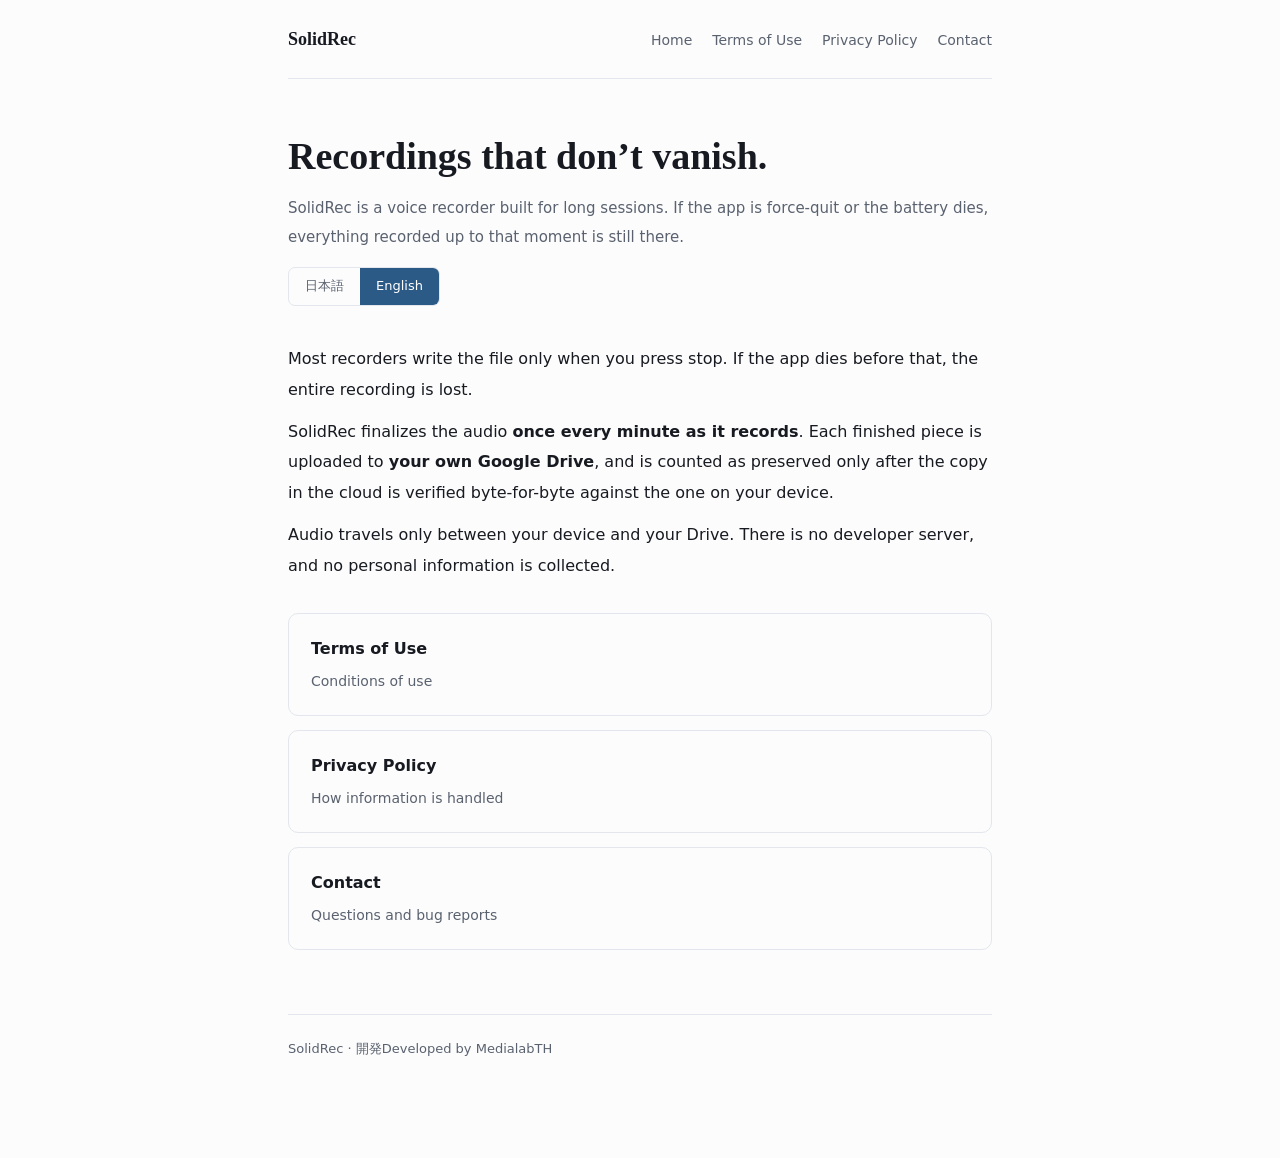
<file: index.html>
<!DOCTYPE html>
<html lang="ja" data-title-ja="SolidRec — 長時間ボイスレコーダー" data-title-en="SolidRec — Long-form Voice Recorder">
<head>
<meta charset="utf-8">
<meta name="viewport" content="width=device-width, initial-scale=1">
<title>SolidRec — 長時間ボイスレコーダー</title>
<meta name="description" content="録音が途中で消えないボイスレコーダー。1分ごとに分割保存し、あなた自身の Google ドライブへ自動でバックアップします。">
<link rel="stylesheet" href="./style.css">
<script src="./lang.js"></script>
</head>
<body>
<div class="wrap" id="root">
  <nav class="site">
    <span class="brand">SolidRec</span>
    <a href="./"><span class="t-ja">ホーム</span><span class="t-en">Home</span></a>
    <a href="./terms.html"><span class="t-ja">利用規約</span><span class="t-en">Terms of Use</span></a>
    <a href="./privacy.html"><span class="t-ja">プライバシーポリシー</span><span class="t-en">Privacy Policy</span></a>
    <a href="./contact.html"><span class="t-ja">お問い合わせ</span><span class="t-en">Contact</span></a>
  </nav>

  <div class="ja">
    <header class="page">
      <h1>録音が、途中で消えない。</h1>
      <p class="lede">
        SolidRec は長時間録音のためのボイスレコーダーです。
        アプリが強制終了しても、電池が切れても、それまでの録音は残ります。
      </p>
      <div class="langbar" role="group" aria-label="言語">
        <button type="button" data-set="ja" aria-pressed="true">日本語</button>
        <button type="button" data-set="en" aria-pressed="false">English</button>
      </div>
    </header>

    <article>
      <p>
        一般的な録音アプリは、録音を停止して初めてファイルを書き出します。
        そのため停止前にアプリが落ちると、それまでの録音がまるごと失われます。
      </p>
      <p>
        SolidRec は<strong>1 分ごとに区切って確定させながら</strong>録ります。
        確定した音声は順次<strong>あなた自身の Google ドライブへ自動で送られ</strong>、
        送った先の中身が端末のものと 1 バイトも違わないことを確かめてから「保全済み」と数えます。
      </p>
      <p>
        音声は<strong>端末とあなたのドライブの間だけ</strong>を流れます。
        開発者のサーバーは存在せず、個人情報も一切取得しません。
      </p>
    </article>

    <div class="cards">
      <a class="card" href="./terms.html"><h3>利用規約</h3><p>ご利用にあたっての条件</p></a>
      <a class="card" href="./privacy.html"><h3>プライバシーポリシー</h3><p>情報の取り扱いについて</p></a>
      <a class="card" href="./contact.html"><h3>お問い合わせ</h3><p>ご質問・不具合のご報告</p></a>
    </div>
  </div>

  <div class="en">
    <header class="page">
      <h1>Recordings that don&rsquo;t vanish.</h1>
      <p class="lede">
        SolidRec is a voice recorder built for long sessions. If the app is force-quit
        or the battery dies, everything recorded up to that moment is still there.
      </p>
      <div class="langbar" role="group" aria-label="Language">
        <button type="button" data-set="ja" aria-pressed="false">日本語</button>
        <button type="button" data-set="en" aria-pressed="true">English</button>
      </div>
    </header>

    <article>
      <p>
        Most recorders write the file only when you press stop. If the app dies before
        that, the entire recording is lost.
      </p>
      <p>
        SolidRec finalizes the audio <strong>once every minute as it records</strong>.
        Each finished piece is uploaded to <strong>your own Google Drive</strong>, and is
        counted as preserved only after the copy in the cloud is verified byte-for-byte
        against the one on your device.
      </p>
      <p>
        Audio travels only between your device and your Drive. There is no developer
        server, and no personal information is collected.
      </p>
    </article>

    <div class="cards">
      <a class="card" href="./terms.html"><h3>Terms of Use</h3><p>Conditions of use</p></a>
      <a class="card" href="./privacy.html"><h3>Privacy Policy</h3><p>How information is handled</p></a>
      <a class="card" href="./contact.html"><h3>Contact</h3><p>Questions and bug reports</p></a>
    </div>
  </div>

  <footer>SolidRec &middot; <span class="ja">開発</span><span class="en">Developed by</span> MedialabTH</footer>
</div>
</body>
</html>
</file>
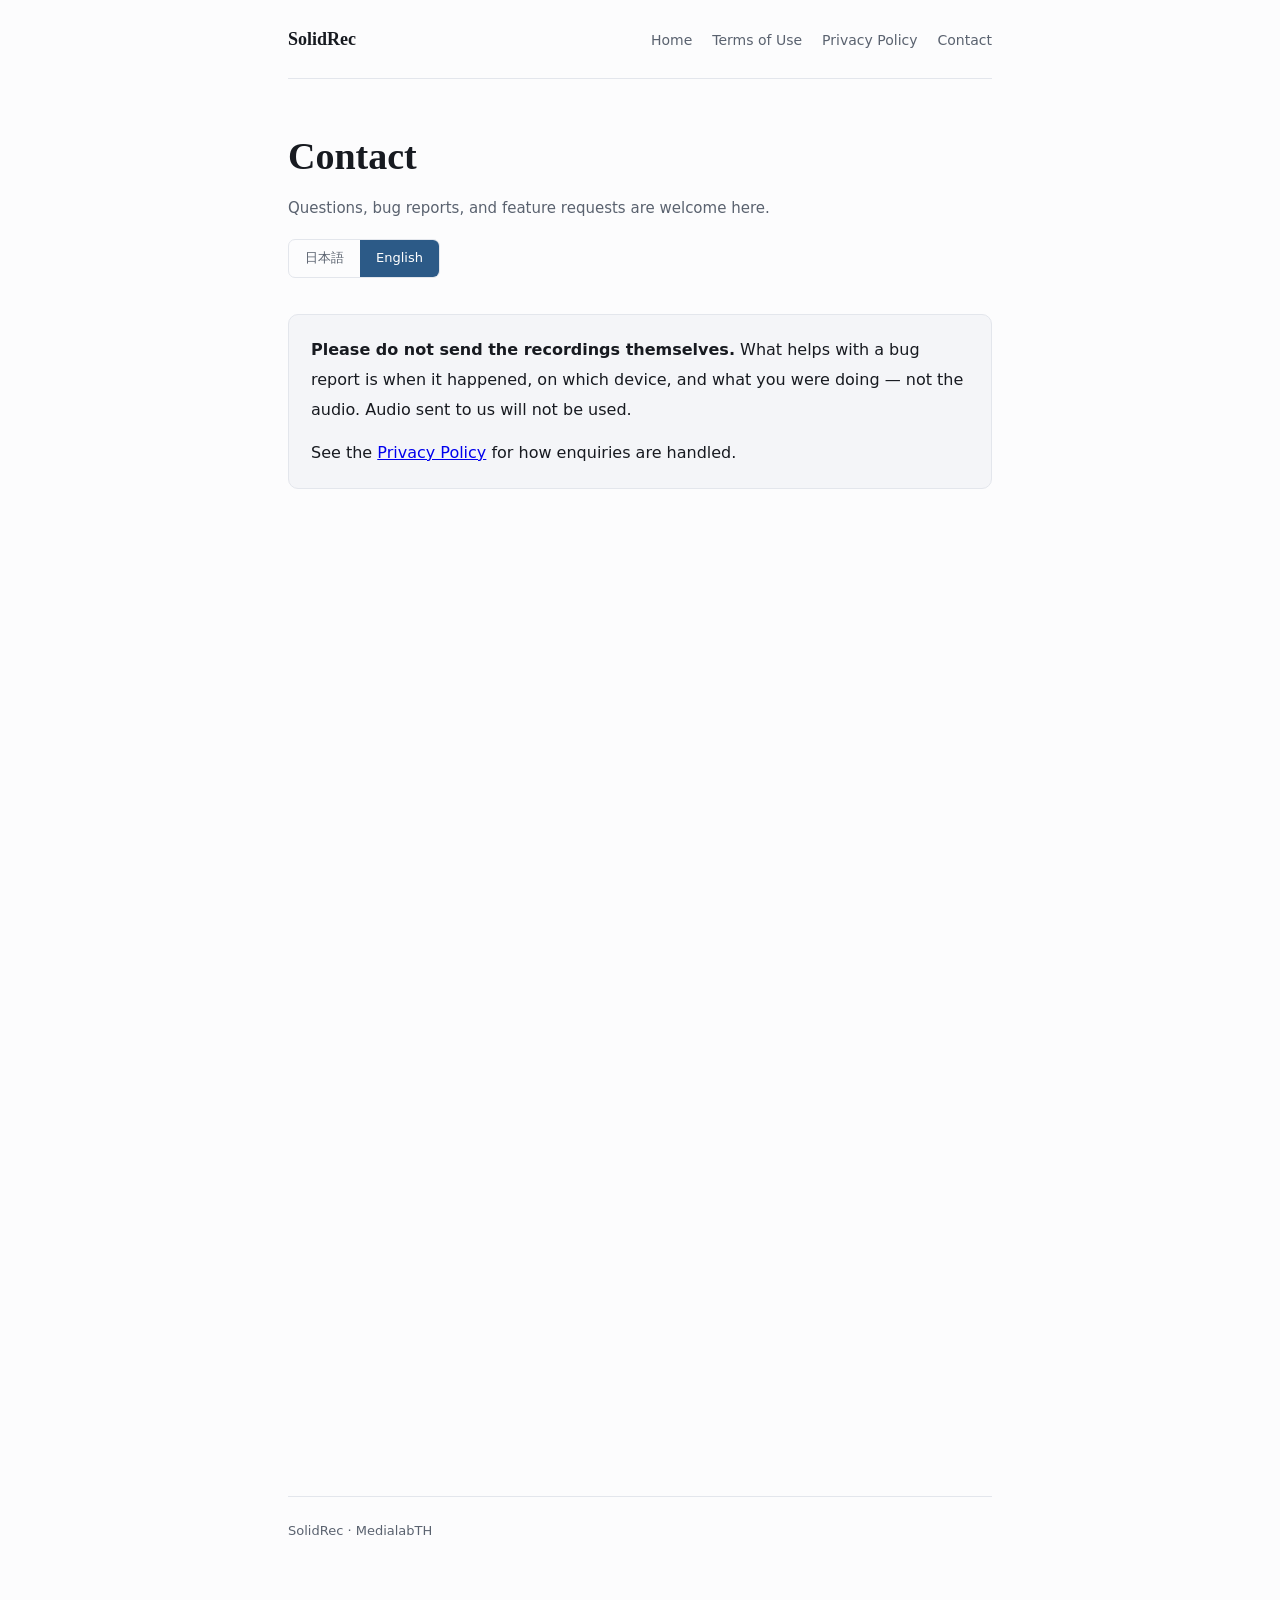
<file: contact.html>
<!DOCTYPE html>
<html lang="ja" data-title-ja="お問い合わせ — SolidRec" data-title-en="Contact — SolidRec">
<head>
<meta charset="utf-8">
<meta name="viewport" content="width=device-width, initial-scale=1">
<title>お問い合わせ — SolidRec</title>
<link rel="stylesheet" href="./style.css">
<script src="./lang.js"></script>
</head>
<body>
<div class="wrap" id="root">
  <nav class="site">
    <span class="brand">SolidRec</span>
    <a href="./"><span class="t-ja">ホーム</span><span class="t-en">Home</span></a>
    <a href="./terms.html"><span class="t-ja">利用規約</span><span class="t-en">Terms of Use</span></a>
    <a href="./privacy.html"><span class="t-ja">プライバシーポリシー</span><span class="t-en">Privacy Policy</span></a>
    <a href="./contact.html"><span class="t-ja">お問い合わせ</span><span class="t-en">Contact</span></a>
  </nav>

  <div class="ja">
    <header class="page">
      <h1>お問い合わせ</h1>
      <p class="lede">ご質問、不具合のご報告、ご要望はこちらからお送りください。</p>
      <div class="langbar" role="group" aria-label="言語">
        <button type="button" data-set="ja" aria-pressed="true">日本語</button>
        <button type="button" data-set="en" aria-pressed="false">English</button>
      </div>
    </header>

    <div class="panel">
      <p>
        <strong>録音の内容そのものは、お送りにならないでください。</strong>
        不具合の調査に必要なのは、いつ・どの端末で・何をしたときに起きたかであって、
        録音された音声ではありません。音声を送っていただいても、当方では扱いません。
      </p>
      <p>
        いただいた内容の取り扱いについては<a href="./privacy.html">プライバシーポリシー</a>をご覧ください。
      </p>
    </div>

    <div class="formwrap">
      <iframe src="https://docs.google.com/forms/d/e/1FAIpQLSfZG7-ITuSa8uiPy-DbTYxI41qGaCnr_wSRyLqFTrPFxq0OVQ/viewform?embedded=true" width="640" height="989" title="お問い合わせフォーム">読み込んでいます…</iframe>
    </div>
  </div>

  <div class="en">
    <header class="page">
      <h1>Contact</h1>
      <p class="lede">Questions, bug reports, and feature requests are welcome here.</p>
      <div class="langbar" role="group" aria-label="Language">
        <button type="button" data-set="ja" aria-pressed="false">日本語</button>
        <button type="button" data-set="en" aria-pressed="true">English</button>
      </div>
    </header>

    <div class="panel">
      <p>
        <strong>Please do not send the recordings themselves.</strong>
        What helps with a bug report is when it happened, on which device, and what you
        were doing &mdash; not the audio. Audio sent to us will not be used.
      </p>
      <p>
        See the <a href="./privacy.html">Privacy Policy</a> for how enquiries are handled.
      </p>
    </div>

    <div class="formwrap">
      <iframe src="https://docs.google.com/forms/d/e/1FAIpQLSfbcJvuSIHgA8x11FOQaj-OoK7a2A8AAm_1j1BX-hBwnGP6vg/viewform?embedded=true" width="640" height="607" title="Contact form">Loading…</iframe>
    </div>
  </div>

  <footer>SolidRec &middot; MedialabTH</footer>
</div>
</body>
</html>
</file>
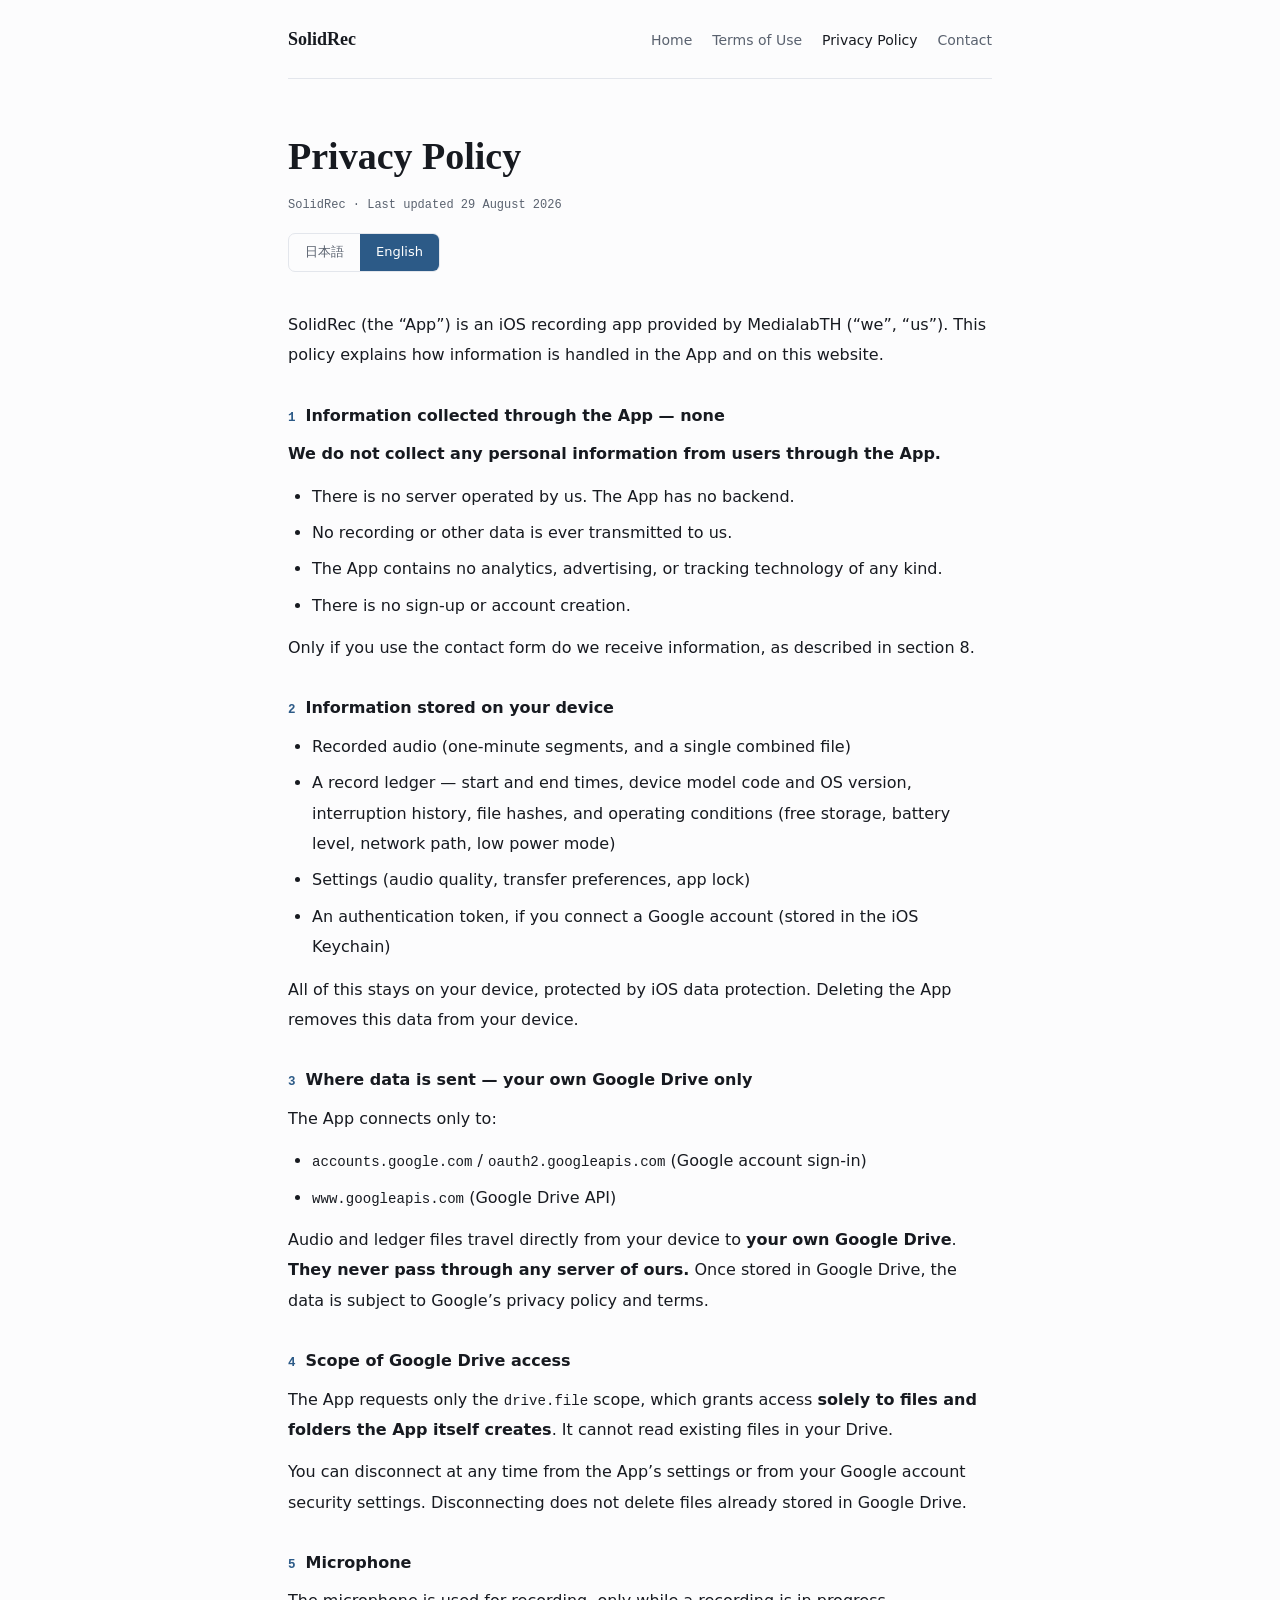
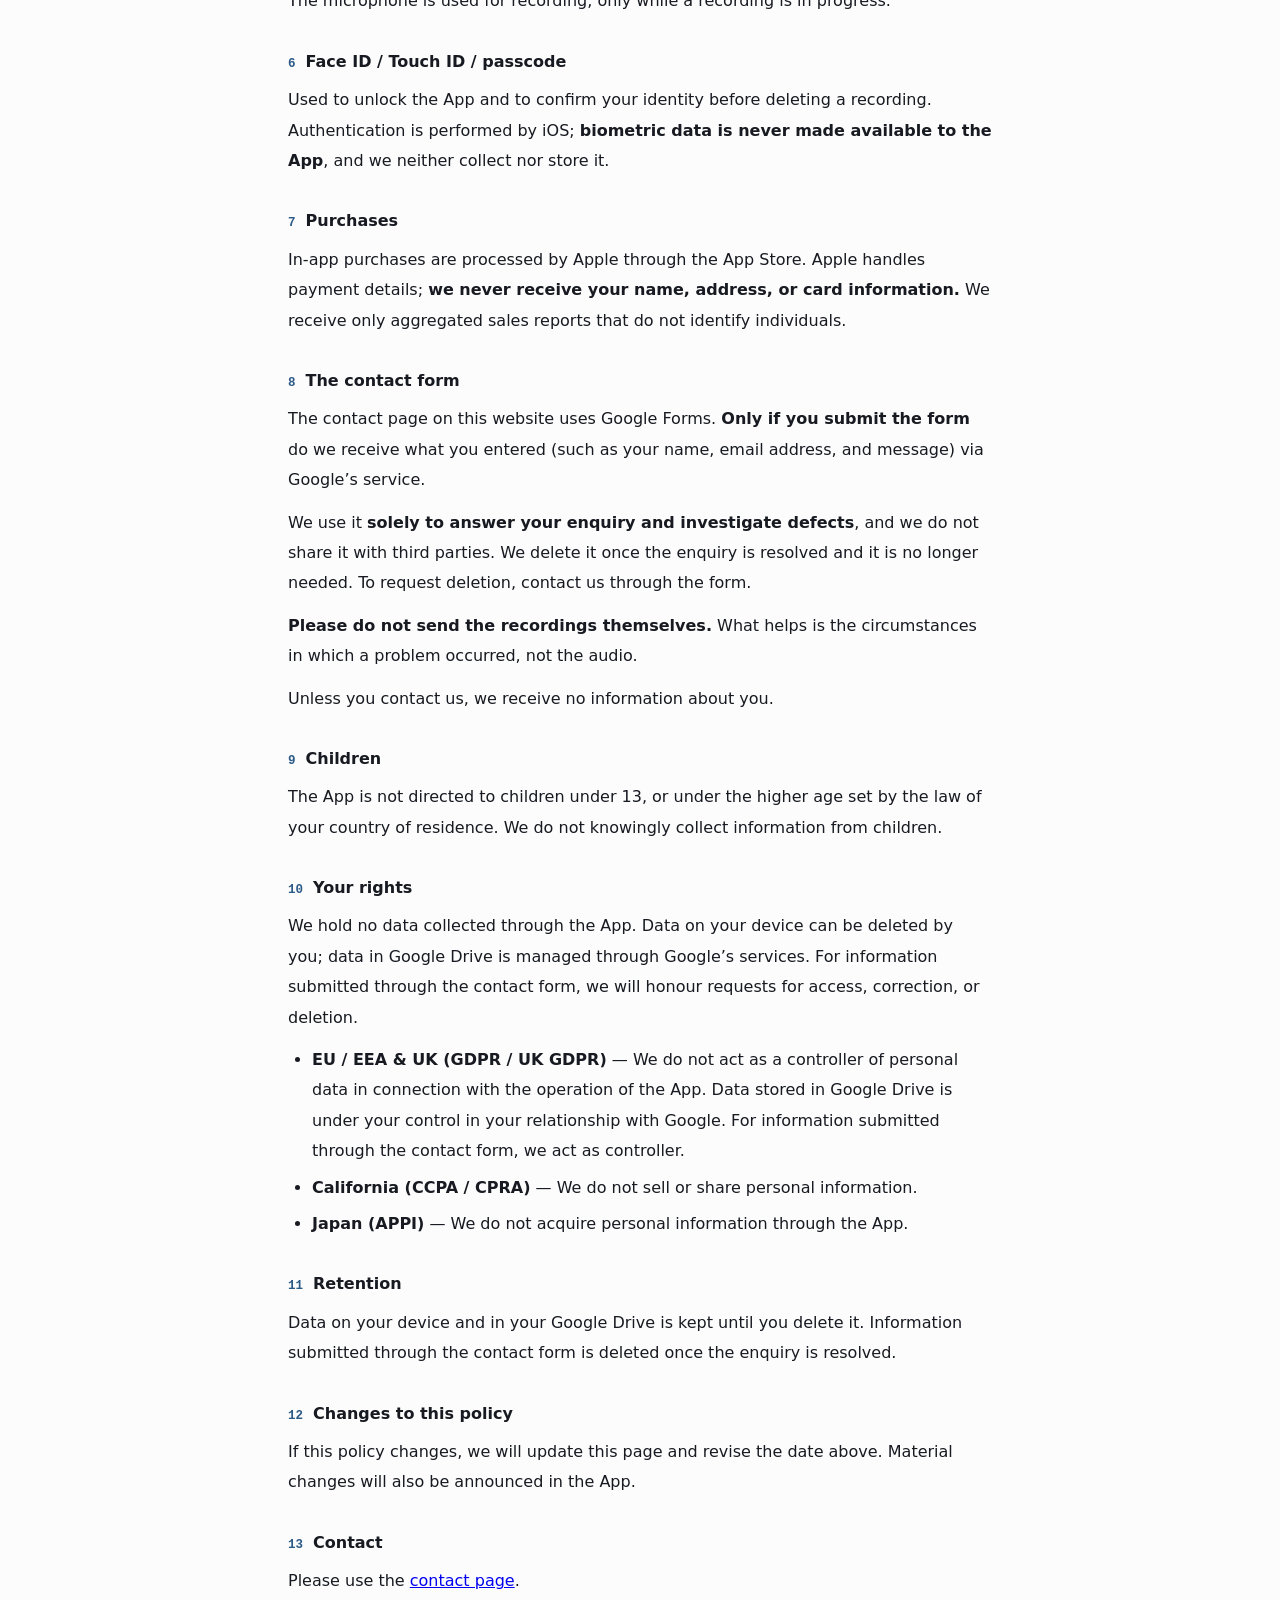
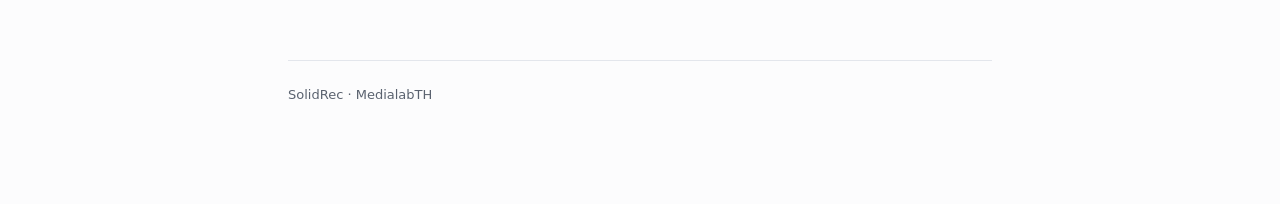
<file: privacy.html>
<!DOCTYPE html>
<html lang="ja" data-title-ja="プライバシーポリシー — SolidRec" data-title-en="Privacy Policy — SolidRec">
<head>
<meta charset="utf-8">
<meta name="viewport" content="width=device-width, initial-scale=1">
<title>プライバシーポリシー — SolidRec</title>
<link rel="stylesheet" href="./style.css">
<script src="./lang.js"></script>
</head>
<body>
<div class="wrap" id="root">
  <nav class="site">
    <span class="brand">SolidRec</span>
    <a href="./"><span class="t-ja">ホーム</span><span class="t-en">Home</span></a>
    <a href="./terms.html"><span class="t-ja">利用規約</span><span class="t-en">Terms of Use</span></a>
    <a href="./privacy.html" aria-current="page"><span class="t-ja">プライバシーポリシー</span><span class="t-en">Privacy Policy</span></a>
    <a href="./contact.html"><span class="t-ja">お問い合わせ</span><span class="t-en">Contact</span></a>
  </nav>

  <div class="ja">
    <header class="page">
      <h1>プライバシーポリシー</h1>
      <p class="meta">SolidRec &middot; 最終更新日 2026年8月29日</p>
      <div class="langbar" role="group" aria-label="言語">
        <button type="button" data-set="ja" aria-pressed="true">日本語</button>
        <button type="button" data-set="en" aria-pressed="false">English</button>
      </div>
    </header>

    <article>
      <p>SolidRec（以下「本アプリ」）は、MedialabTH（以下「当方」）が提供する iOS 向けの録音アプリです。本ポリシーは、本アプリおよび本ウェブサイトにおける情報の取扱いを説明します。</p>
    </article>

    <article>
      <h3><span class="n">1</span>本アプリを通じて取得する情報 — ありません</h3>
      <p><strong>当方は、本アプリを通じて、利用者からいかなる個人情報も取得しません。</strong></p>
      <ul>
        <li>本アプリには、当方が運営するサーバーが存在しません。</li>
        <li>録音した音声その他のデータが、当方に送信されることはありません。</li>
        <li>解析ツール、広告配信、トラッキングのための仕組みを一切組み込んでいません。</li>
        <li>利用者登録・アカウント作成の仕組みがありません。</li>
      </ul>
      <p>お問い合わせフォームをご利用いただいた場合のみ、第 8 条のとおり情報をお預かりします。</p>
    </article>

    <article>
      <h3><span class="n">2</span>端末内に保存される情報</h3>
      <p>本アプリは、以下の情報を利用者の端末内に保存します。</p>
      <ul>
        <li>録音した音声（1 分ごとに分割された音声ファイル、および 1 本にまとめた音声）</li>
        <li>記録台帳 — 録音の開始・終了時刻、端末の機種コードと OS のバージョン、中断の履歴、各ファイルのハッシュ値、動作中の空き容量・電池残量・通信経路・低電力モードの状態</li>
        <li>設定（音質、通信の設定、施錠の有無など）</li>
        <li>Google アカウントに接続した場合の認証トークン（iOS の Keychain に保存されます）</li>
      </ul>
      <p>これらはすべて利用者の端末内にあり、iOS のデータ保護機能によって保護されます。本アプリをアンインストールすると、端末内のこれらのデータは削除されます。</p>
    </article>

    <article>
      <h3><span class="n">3</span>通信先 — 利用者自身の Google ドライブのみ</h3>
      <p>本アプリがネットワーク通信を行う先は、以下に限られます。</p>
      <ul>
        <li><code>accounts.google.com</code> / <code>oauth2.googleapis.com</code>（Google アカウントの認証）</li>
        <li><code>www.googleapis.com</code>（Google ドライブ API）</li>
      </ul>
      <p>音声と記録台帳は、利用者の端末から<strong>利用者自身の Google ドライブへ直接</strong>送信されます。<strong>当方のサーバーを経由することはありません。</strong>Google ドライブに保存された後のデータの取扱いには、Google のプライバシーポリシーおよび利用規約が適用されます。</p>
    </article>

    <article>
      <h3><span class="n">4</span>Google ドライブへのアクセス範囲</h3>
      <p>本アプリは <code>drive.file</code> スコープのみを要求します。これは<strong>本アプリが作成したファイルとフォルダにのみ</strong>アクセスできる権限であり、利用者のドライブにある既存のファイルを読むことはできません。</p>
      <p>接続の解除は、本アプリの設定画面、または Google アカウントのセキュリティ設定から行えます。接続を解除しても、すでに Google ドライブに保存されたファイルは削除されません。</p>
    </article>

    <article>
      <h3><span class="n">5</span>マイク</h3>
      <p>録音のためにマイクを使用します。マイクが使用されるのは、利用者が録音を開始してから停止するまでの間に限られます。</p>
    </article>

    <article>
      <h3><span class="n">6</span>Face ID / Touch ID / パスコード</h3>
      <p>アプリの施錠を解除するとき、および録音を削除する前の本人確認に使用します。認証は iOS の仕組みを通じて行われ、<strong>生体情報そのものが本アプリに渡されることはありません。</strong>当方が生体情報を取得・保存することもありません。</p>
    </article>

    <article>
      <h3><span class="n">7</span>購入について</h3>
      <p>アプリ内課金は Apple の App Store を通じて行われます。決済情報は Apple が取り扱い、<strong>当方が利用者の氏名・住所・カード情報等を受け取ることはありません。</strong>当方が Apple から受け取るのは、個人を特定できない集計された販売レポートのみです。</p>
    </article>

    <article>
      <h3><span class="n">8</span>お問い合わせフォームについて</h3>
      <p>本ウェブサイトのお問い合わせページでは Google フォームを利用しています。<strong>お問い合わせをいただいた場合に限り</strong>、フォームにご入力いただいた内容（お名前、メールアドレス、お問い合わせ内容など、ご自身で入力された情報）を、Google のサービスを通じて当方が受け取ります。</p>
      <p>これらは<strong>お問い合わせへの回答および不具合の調査のためにのみ</strong>使用し、第三者に提供しません。回答が完了し、必要がなくなった時点で削除します。削除をご希望の場合は、フォームからお申し出ください。</p>
      <p><strong>録音の内容そのものはお送りにならないでください。</strong>調査に必要なのは発生した状況であって、録音された音声ではありません。</p>
      <p>お問い合わせをいただかない限り、当方が利用者の情報を受け取ることはありません。</p>
    </article>

    <article>
      <h3><span class="n">9</span>子どもの利用</h3>
      <p>本アプリは、13 歳未満（居住国の法令でより高い年齢が定められている場合はその年齢未満）の子どもを対象としていません。当方は子どもから個人情報を取得しません。</p>
    </article>

    <article>
      <h3><span class="n">10</span>各国の法令に基づく権利</h3>
      <p>本アプリを通じて当方が保有するデータはありません。端末内のデータは利用者ご自身で削除でき、Google ドライブ上のデータは Google のサービス上で管理・削除できます。お問い合わせフォームでお預かりした情報については、開示・訂正・削除のご希望に応じます。</p>
      <ul>
        <li><strong>EU / EEA・英国の利用者へ（GDPR / UK GDPR）</strong> — 本アプリの動作に関して、当方は個人データの管理者（controller）としての処理を行いません。Google ドライブに保存されるデータについては、利用者が Google との関係において管理します。お問い合わせフォームでお預かりした情報については、当方が管理者となります。</li>
        <li><strong>米国カリフォルニア州の利用者へ（CCPA / CPRA）</strong> — 当方は個人情報を販売または共有していません。</li>
        <li><strong>日本の利用者へ</strong> — 本アプリを通じて個人情報を取得することはありません。</li>
      </ul>
    </article>

    <article>
      <h3><span class="n">11</span>データの保存期間</h3>
      <p>端末内および Google ドライブ上のデータは、利用者が削除するまで保持されます。お問い合わせフォームでお預かりした情報は、対応が完了し必要がなくなった時点で削除します。</p>
    </article>

    <article>
      <h3><span class="n">12</span>本ポリシーの変更</h3>
      <p>本ポリシーを変更する場合は、本ページを更新し、最終更新日を改めます。重要な変更については、本アプリ内でお知らせします。</p>
    </article>

    <article>
      <h3><span class="n">13</span>お問い合わせ</h3>
      <p><a href="./contact.html">お問い合わせページ</a>からご連絡ください。</p>
    </article>
  </div>

  <div class="en">
    <header class="page">
      <h1>Privacy Policy</h1>
      <p class="meta">SolidRec &middot; Last updated 29 August 2026</p>
      <div class="langbar" role="group" aria-label="Language">
        <button type="button" data-set="ja" aria-pressed="false">日本語</button>
        <button type="button" data-set="en" aria-pressed="true">English</button>
      </div>
    </header>

    <article>
      <p>SolidRec (the &ldquo;App&rdquo;) is an iOS recording app provided by MedialabTH (&ldquo;we&rdquo;, &ldquo;us&rdquo;). This policy explains how information is handled in the App and on this website.</p>
    </article>

    <article>
      <h3><span class="n">1</span>Information collected through the App &mdash; none</h3>
      <p><strong>We do not collect any personal information from users through the App.</strong></p>
      <ul>
        <li>There is no server operated by us. The App has no backend.</li>
        <li>No recording or other data is ever transmitted to us.</li>
        <li>The App contains no analytics, advertising, or tracking technology of any kind.</li>
        <li>There is no sign-up or account creation.</li>
      </ul>
      <p>Only if you use the contact form do we receive information, as described in section 8.</p>
    </article>

    <article>
      <h3><span class="n">2</span>Information stored on your device</h3>
      <ul>
        <li>Recorded audio (one-minute segments, and a single combined file)</li>
        <li>A record ledger &mdash; start and end times, device model code and OS version, interruption history, file hashes, and operating conditions (free storage, battery level, network path, low power mode)</li>
        <li>Settings (audio quality, transfer preferences, app lock)</li>
        <li>An authentication token, if you connect a Google account (stored in the iOS Keychain)</li>
      </ul>
      <p>All of this stays on your device, protected by iOS data protection. Deleting the App removes this data from your device.</p>
    </article>

    <article>
      <h3><span class="n">3</span>Where data is sent &mdash; your own Google Drive only</h3>
      <p>The App connects only to:</p>
      <ul>
        <li><code>accounts.google.com</code> / <code>oauth2.googleapis.com</code> (Google account sign-in)</li>
        <li><code>www.googleapis.com</code> (Google Drive API)</li>
      </ul>
      <p>Audio and ledger files travel directly from your device to <strong>your own Google Drive</strong>. <strong>They never pass through any server of ours.</strong> Once stored in Google Drive, the data is subject to Google&rsquo;s privacy policy and terms.</p>
    </article>

    <article>
      <h3><span class="n">4</span>Scope of Google Drive access</h3>
      <p>The App requests only the <code>drive.file</code> scope, which grants access <strong>solely to files and folders the App itself creates</strong>. It cannot read existing files in your Drive.</p>
      <p>You can disconnect at any time from the App&rsquo;s settings or from your Google account security settings. Disconnecting does not delete files already stored in Google Drive.</p>
    </article>

    <article>
      <h3><span class="n">5</span>Microphone</h3>
      <p>The microphone is used for recording, only while a recording is in progress.</p>
    </article>

    <article>
      <h3><span class="n">6</span>Face ID / Touch ID / passcode</h3>
      <p>Used to unlock the App and to confirm your identity before deleting a recording. Authentication is performed by iOS; <strong>biometric data is never made available to the App</strong>, and we neither collect nor store it.</p>
    </article>

    <article>
      <h3><span class="n">7</span>Purchases</h3>
      <p>In-app purchases are processed by Apple through the App Store. Apple handles payment details; <strong>we never receive your name, address, or card information.</strong> We receive only aggregated sales reports that do not identify individuals.</p>
    </article>

    <article>
      <h3><span class="n">8</span>The contact form</h3>
      <p>The contact page on this website uses Google Forms. <strong>Only if you submit the form</strong> do we receive what you entered (such as your name, email address, and message) via Google&rsquo;s service.</p>
      <p>We use it <strong>solely to answer your enquiry and investigate defects</strong>, and we do not share it with third parties. We delete it once the enquiry is resolved and it is no longer needed. To request deletion, contact us through the form.</p>
      <p><strong>Please do not send the recordings themselves.</strong> What helps is the circumstances in which a problem occurred, not the audio.</p>
      <p>Unless you contact us, we receive no information about you.</p>
    </article>

    <article>
      <h3><span class="n">9</span>Children</h3>
      <p>The App is not directed to children under 13, or under the higher age set by the law of your country of residence. We do not knowingly collect information from children.</p>
    </article>

    <article>
      <h3><span class="n">10</span>Your rights</h3>
      <p>We hold no data collected through the App. Data on your device can be deleted by you; data in Google Drive is managed through Google&rsquo;s services. For information submitted through the contact form, we will honour requests for access, correction, or deletion.</p>
      <ul>
        <li><strong>EU / EEA &amp; UK (GDPR / UK GDPR)</strong> &mdash; We do not act as a controller of personal data in connection with the operation of the App. Data stored in Google Drive is under your control in your relationship with Google. For information submitted through the contact form, we act as controller.</li>
        <li><strong>California (CCPA / CPRA)</strong> &mdash; We do not sell or share personal information.</li>
        <li><strong>Japan (APPI)</strong> &mdash; We do not acquire personal information through the App.</li>
      </ul>
    </article>

    <article>
      <h3><span class="n">11</span>Retention</h3>
      <p>Data on your device and in your Google Drive is kept until you delete it. Information submitted through the contact form is deleted once the enquiry is resolved.</p>
    </article>

    <article>
      <h3><span class="n">12</span>Changes to this policy</h3>
      <p>If this policy changes, we will update this page and revise the date above. Material changes will also be announced in the App.</p>
    </article>

    <article>
      <h3><span class="n">13</span>Contact</h3>
      <p>Please use the <a href="./contact.html">contact page</a>.</p>
    </article>
  </div>

  <footer>SolidRec &middot; MedialabTH</footer>
</div>
</body>
</html>
</file>
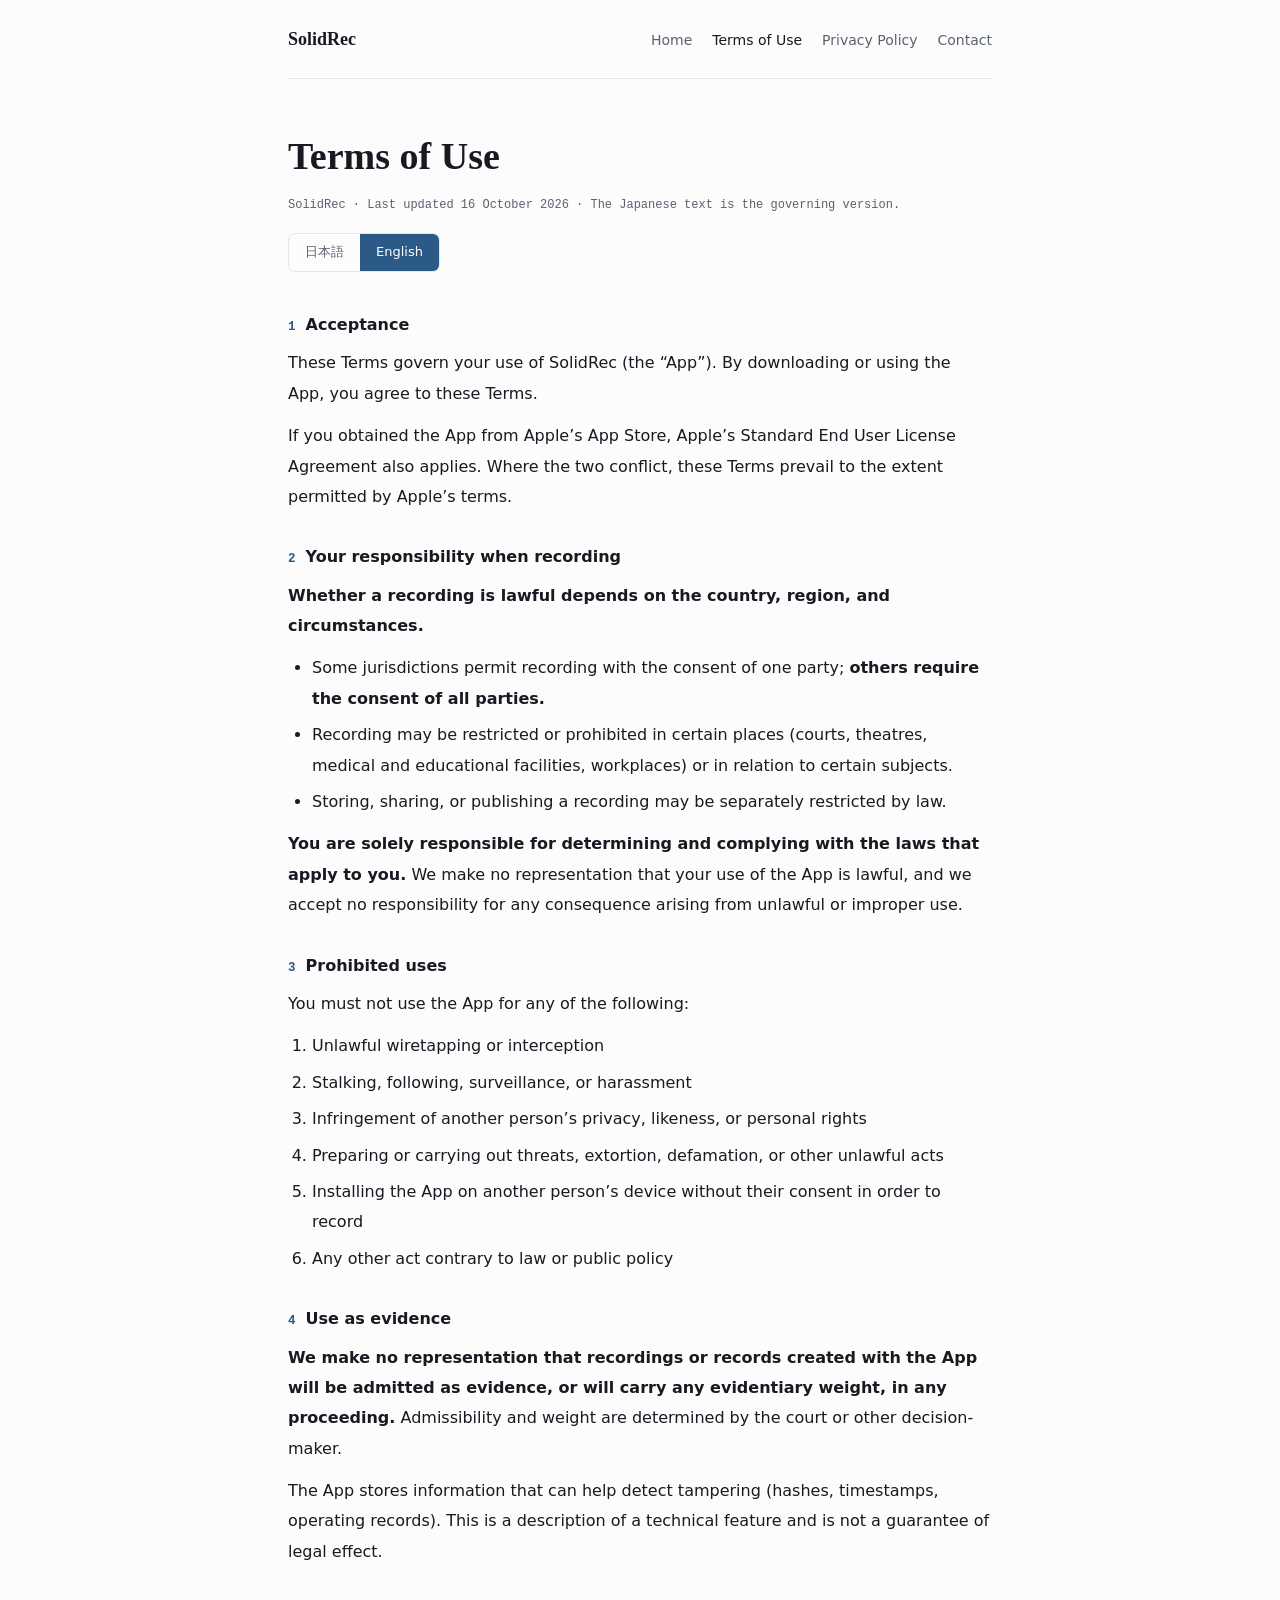
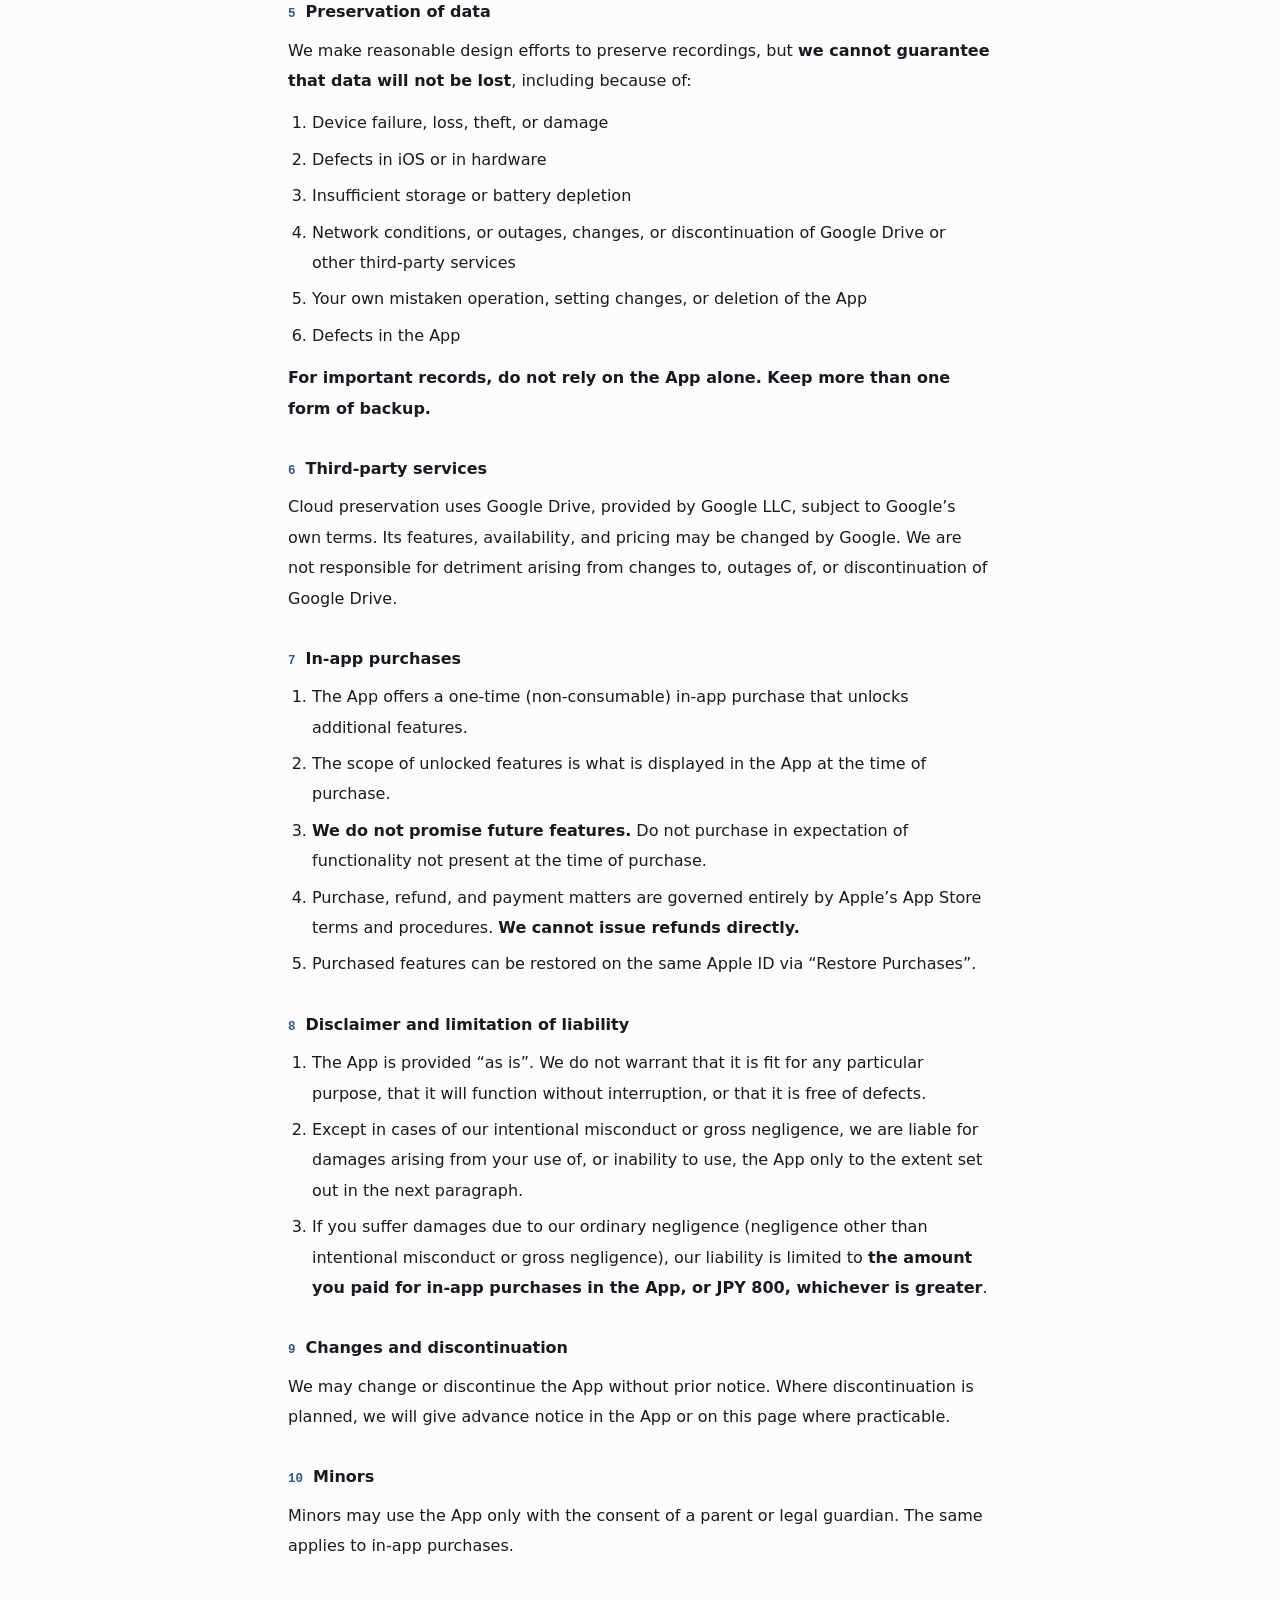
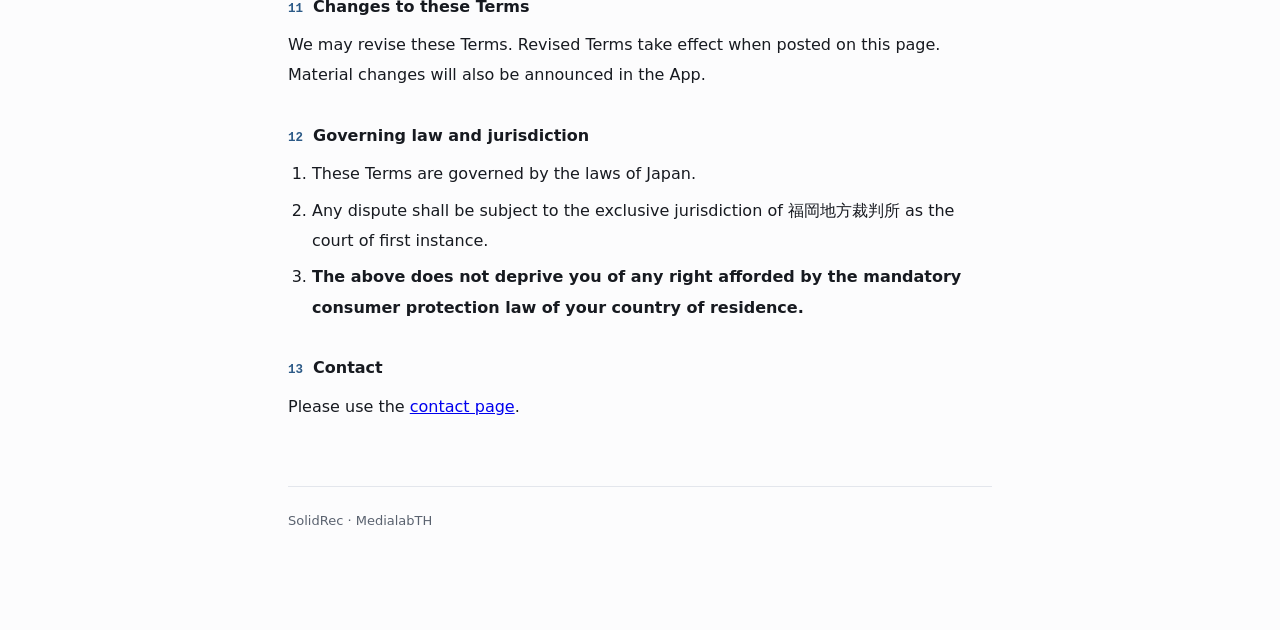
<file: terms.html>
<!DOCTYPE html>
<html lang="ja" data-title-ja="利用規約 — SolidRec" data-title-en="Terms of Use — SolidRec">
<head>
<meta charset="utf-8">
<meta name="viewport" content="width=device-width, initial-scale=1">
<title>利用規約 — SolidRec</title>
<link rel="stylesheet" href="./style.css">
<script src="./lang.js"></script>
</head>
<body>
<div class="wrap" id="root">
  <nav class="site">
    <span class="brand">SolidRec</span>
    <a href="./"><span class="t-ja">ホーム</span><span class="t-en">Home</span></a>
    <a href="./terms.html" aria-current="page"><span class="t-ja">利用規約</span><span class="t-en">Terms of Use</span></a>
    <a href="./privacy.html"><span class="t-ja">プライバシーポリシー</span><span class="t-en">Privacy Policy</span></a>
    <a href="./contact.html"><span class="t-ja">お問い合わせ</span><span class="t-en">Contact</span></a>
  </nav>

  <div class="ja">
    <header class="page">
      <h1>利用規約</h1>
      <p class="meta">SolidRec &middot; 最終更新日 2026年10月16日</p>
      <div class="langbar" role="group" aria-label="言語">
        <button type="button" data-set="ja" aria-pressed="true">日本語</button>
        <button type="button" data-set="en" aria-pressed="false">English</button>
      </div>
    </header>

    <article>
      <h3><span class="n">第1条</span>適用</h3>
      <p>本規約は、SolidRec（以下「本アプリ」）の利用条件を定めるものです。利用者は、本アプリをダウンロードまたは使用することにより、本規約に同意したものとみなされます。</p>
      <p>本アプリを Apple の App Store から入手した場合、Apple の定める標準エンドユーザー使用許諾契約も適用されます。本規約と当該契約の内容が矛盾する場合、Apple が定める条件に反しない範囲において本規約が優先します。</p>
    </article>

    <article>
      <h3><span class="n">第2条</span>録音に関する利用者の責任</h3>
      <p><strong>録音が適法であるかどうかは、国・地域・状況によって異なります。</strong></p>
      <ul>
        <li>会話の当事者の一方のみの同意で録音できる法域と、<strong>すべての当事者の同意を要する法域</strong>があります。</li>
        <li>場所（法廷、劇場、医療機関、教育機関、職場など）や対象によって、録音が制限または禁止されている場合があります。</li>
        <li>録音した内容を保存すること、第三者に提供すること、公開することについても、法令上の制限がある場合があります。</li>
      </ul>
      <p><strong>利用者は、自らの責任において、適用される法令を確認し、これを遵守するものとします。</strong>当方は、利用者による本アプリの使用が適法であることを保証せず、違法または不適切な使用によって生じた一切の結果について責任を負いません。</p>
    </article>

    <article>
      <h3><span class="n">第3条</span>禁止事項</h3>
      <p>利用者は、以下の目的で本アプリを使用してはなりません。</p>
      <ol>
        <li>法令に違反する盗聴または傍受</li>
        <li>ストーカー行為、つきまとい、監視、嫌がらせ</li>
        <li>他者のプライバシー、肖像権その他の人格的利益の侵害</li>
        <li>脅迫、恐喝、名誉毀損その他の違法行為の準備または実行</li>
        <li>本人の同意なく他者の端末に本アプリを設置し、録音すること</li>
        <li>その他、法令または公序良俗に反する行為</li>
      </ol>
    </article>

    <article>
      <h3><span class="n">第4条</span>証拠としての利用について</h3>
      <p><strong>本アプリで作成された録音および記録が、裁判その他の手続において証拠として採用されること、また証拠としての価値を有することを、当方は一切保証しません。</strong>証拠の採否およびその評価は、裁判所その他の判断権者が決定する事項です。</p>
      <p>本アプリは、記録の改ざんの有無を検証しうる情報（ハッシュ値、時刻、動作の記録）を保存しますが、これは技術的な機能の説明であり、法的な効力を保証するものではありません。</p>
    </article>

    <article>
      <h3><span class="n">第5条</span>データの保全について</h3>
      <p>当方は、録音データの保全のために設計上の合理的な努力を払っていますが、以下の事由により、<strong>データが失われないことを保証することはできません。</strong></p>
      <ol>
        <li>端末の故障、紛失、盗難、破損</li>
        <li>iOS またはハードウェアの不具合</li>
        <li>端末の空き容量の不足、電池の消耗</li>
        <li>通信環境、Google ドライブその他の外部サービスの障害、仕様変更または提供終了</li>
        <li>利用者による誤操作、設定の変更、本アプリの削除</li>
        <li>本アプリの不具合</li>
      </ol>
      <p><strong>重要な記録については、本アプリのみに依存せず、複数の手段で保全することを強く推奨します。</strong></p>
    </article>

    <article>
      <h3><span class="n">第6条</span>外部サービス</h3>
      <p>本アプリのクラウド保全機能は、Google LLC が提供する Google ドライブを利用します。同サービスの利用には Google の規約が適用され、その内容・可用性・料金体系は Google により変更されることがあります。当方は、Google ドライブの仕様変更、障害または提供終了に起因する不利益について責任を負いません。</p>
    </article>

    <article>
      <h3><span class="n">第7条</span>アプリ内課金</h3>
      <ol>
        <li>本アプリは、追加機能を解放する買い切り型のアプリ内課金を提供します。</li>
        <li>課金の対象となる機能の範囲は、購入時点でアプリ内に表示される内容によります。</li>
        <li><strong>当方は、将来の機能追加を約束しません。</strong>購入時点で提供されていない機能を期待して購入しないでください。</li>
        <li>購入手続、返金および支払いに関する事項は、すべて Apple の App Store の規約および手続に従います。<strong>当方が直接返金を行うことはできません。</strong></li>
        <li>購入済みの機能は、同一の Apple ID において「購入の復元」により再度利用できます。</li>
      </ol>
    </article>

    <article>
      <h3><span class="n">第8条</span>免責</h3>
      <ol>
        <li>本アプリは現状有姿で提供されます。当方は、本アプリが利用者の特定の目的に適合すること、期待する機能・正確性・有用性を有すること、中断なく動作すること、および不具合が生じないことを保証しません。</li>
        <li>当方は、本アプリの使用または使用不能により利用者に生じた損害について、当方に故意または重大な過失がある場合を除き、次項の範囲でのみ責任を負います。</li>
        <li>当方の軽過失（故意または重大な過失を除く過失をいいます）により利用者に損害が生じた場合、当方の賠償額は、<strong>当該利用者が本アプリのアプリ内課金として支払った額、または 800 円のいずれか高い額</strong>を上限とします。</li>
      </ol>
    </article>

    <article>
      <h3><span class="n">第9条</span>本アプリの変更・終了</h3>
      <p>当方は、事前の通知なく本アプリの内容を変更し、または提供を終了することがあります。提供を終了する場合は、可能な限り事前に本アプリ内または本ページで告知します。</p>
    </article>

    <article>
      <h3><span class="n">第10条</span>未成年者の利用</h3>
      <p>未成年者が本アプリを利用する場合は、親権者その他の法定代理人の同意を得たうえで利用するものとします。アプリ内課金についても同様です。</p>
    </article>

    <article>
      <h3><span class="n">第11条</span>本規約の変更</h3>
      <p>当方は本規約を変更することがあります。変更後の規約は、本ページに掲載した時点から効力を生じます。重要な変更については、本アプリ内でお知らせします。</p>
    </article>

    <article>
      <h3><span class="n">第12条</span>準拠法および管轄</h3>
      <ol>
        <li>本規約は日本法に準拠します。</li>
        <li>本アプリに関して紛争が生じた場合、福岡地方裁判所を第一審の専属的合意管轄裁判所とします。</li>
        <li><strong>前二項の定めは、利用者の居住国の消費者保護に関する強行法規により利用者に認められる権利を奪うものではありません。</strong></li>
      </ol>
    </article>

    <article>
      <h3><span class="n">第13条</span>お問い合わせ</h3>
      <p><a href="./contact.html">お問い合わせページ</a>からご連絡ください。</p>
    </article>
  </div>

  <div class="en">
    <header class="page">
      <h1>Terms of Use</h1>
      <p class="meta">SolidRec &middot; Last updated 16 October 2026 &middot; The Japanese text is the governing version.</p>
      <div class="langbar" role="group" aria-label="Language">
        <button type="button" data-set="ja" aria-pressed="false">日本語</button>
        <button type="button" data-set="en" aria-pressed="true">English</button>
      </div>
    </header>

    <article>
      <h3><span class="n">1</span>Acceptance</h3>
      <p>These Terms govern your use of SolidRec (the &ldquo;App&rdquo;). By downloading or using the App, you agree to these Terms.</p>
      <p>If you obtained the App from Apple&rsquo;s App Store, Apple&rsquo;s Standard End User License Agreement also applies. Where the two conflict, these Terms prevail to the extent permitted by Apple&rsquo;s terms.</p>
    </article>

    <article>
      <h3><span class="n">2</span>Your responsibility when recording</h3>
      <p><strong>Whether a recording is lawful depends on the country, region, and circumstances.</strong></p>
      <ul>
        <li>Some jurisdictions permit recording with the consent of one party; <strong>others require the consent of all parties.</strong></li>
        <li>Recording may be restricted or prohibited in certain places (courts, theatres, medical and educational facilities, workplaces) or in relation to certain subjects.</li>
        <li>Storing, sharing, or publishing a recording may be separately restricted by law.</li>
      </ul>
      <p><strong>You are solely responsible for determining and complying with the laws that apply to you.</strong> We make no representation that your use of the App is lawful, and we accept no responsibility for any consequence arising from unlawful or improper use.</p>
    </article>

    <article>
      <h3><span class="n">3</span>Prohibited uses</h3>
      <p>You must not use the App for any of the following:</p>
      <ol>
        <li>Unlawful wiretapping or interception</li>
        <li>Stalking, following, surveillance, or harassment</li>
        <li>Infringement of another person&rsquo;s privacy, likeness, or personal rights</li>
        <li>Preparing or carrying out threats, extortion, defamation, or other unlawful acts</li>
        <li>Installing the App on another person&rsquo;s device without their consent in order to record</li>
        <li>Any other act contrary to law or public policy</li>
      </ol>
    </article>

    <article>
      <h3><span class="n">4</span>Use as evidence</h3>
      <p><strong>We make no representation that recordings or records created with the App will be admitted as evidence, or will carry any evidentiary weight, in any proceeding.</strong> Admissibility and weight are determined by the court or other decision-maker.</p>
      <p>The App stores information that can help detect tampering (hashes, timestamps, operating records). This is a description of a technical feature and is not a guarantee of legal effect.</p>
    </article>

    <article>
      <h3><span class="n">5</span>Preservation of data</h3>
      <p>We make reasonable design efforts to preserve recordings, but <strong>we cannot guarantee that data will not be lost</strong>, including because of:</p>
      <ol>
        <li>Device failure, loss, theft, or damage</li>
        <li>Defects in iOS or in hardware</li>
        <li>Insufficient storage or battery depletion</li>
        <li>Network conditions, or outages, changes, or discontinuation of Google Drive or other third-party services</li>
        <li>Your own mistaken operation, setting changes, or deletion of the App</li>
        <li>Defects in the App</li>
      </ol>
      <p><strong>For important records, do not rely on the App alone. Keep more than one form of backup.</strong></p>
    </article>

    <article>
      <h3><span class="n">6</span>Third-party services</h3>
      <p>Cloud preservation uses Google Drive, provided by Google LLC, subject to Google&rsquo;s own terms. Its features, availability, and pricing may be changed by Google. We are not responsible for detriment arising from changes to, outages of, or discontinuation of Google Drive.</p>
    </article>

    <article>
      <h3><span class="n">7</span>In-app purchases</h3>
      <ol>
        <li>The App offers a one-time (non-consumable) in-app purchase that unlocks additional features.</li>
        <li>The scope of unlocked features is what is displayed in the App at the time of purchase.</li>
        <li><strong>We do not promise future features.</strong> Do not purchase in expectation of functionality not present at the time of purchase.</li>
        <li>Purchase, refund, and payment matters are governed entirely by Apple&rsquo;s App Store terms and procedures. <strong>We cannot issue refunds directly.</strong></li>
        <li>Purchased features can be restored on the same Apple ID via &ldquo;Restore Purchases&rdquo;.</li>
      </ol>
    </article>

    <article>
      <h3><span class="n">8</span>Disclaimer and limitation of liability</h3>
      <ol>
        <li>The App is provided &ldquo;as is&rdquo;. We do not warrant that it is fit for any particular purpose, that it will function without interruption, or that it is free of defects.</li>
        <li>Except in cases of our intentional misconduct or gross negligence, we are liable for damages arising from your use of, or inability to use, the App only to the extent set out in the next paragraph.</li>
        <li>If you suffer damages due to our ordinary negligence (negligence other than intentional misconduct or gross negligence), our liability is limited to <strong>the amount you paid for in-app purchases in the App, or JPY 800, whichever is greater</strong>.</li>
      </ol>
    </article>

    <article>
      <h3><span class="n">9</span>Changes and discontinuation</h3>
      <p>We may change or discontinue the App without prior notice. Where discontinuation is planned, we will give advance notice in the App or on this page where practicable.</p>
    </article>

    <article>
      <h3><span class="n">10</span>Minors</h3>
      <p>Minors may use the App only with the consent of a parent or legal guardian. The same applies to in-app purchases.</p>
    </article>

    <article>
      <h3><span class="n">11</span>Changes to these Terms</h3>
      <p>We may revise these Terms. Revised Terms take effect when posted on this page. Material changes will also be announced in the App.</p>
    </article>

    <article>
      <h3><span class="n">12</span>Governing law and jurisdiction</h3>
      <ol>
        <li>These Terms are governed by the laws of Japan.</li>
        <li>Any dispute shall be subject to the exclusive jurisdiction of 福岡地方裁判所 as the court of first instance.</li>
        <li><strong>The above does not deprive you of any right afforded by the mandatory consumer protection law of your country of residence.</strong></li>
      </ol>
    </article>

    <article>
      <h3><span class="n">13</span>Contact</h3>
      <p>Please use the <a href="./contact.html">contact page</a>.</p>
    </article>
  </div>

  <footer>SolidRec &middot; MedialabTH</footer>
</div>
</body>
</html>
</file>
<file: style.css>
:root {
  --paper:#FCFCFD; --panel:#F4F5F8; --ink:#171A20; --muted:#5A626F;
  --rule:#E3E6EC; --accent:#2C5A87;
  --font-display:"Hiragino Mincho ProN","Yu Mincho",YuMincho,"Songti SC",Georgia,serif;
  --font-body:"Hiragino Sans","Hiragino Kaku Gothic ProN","Yu Gothic","Noto Sans JP",system-ui,-apple-system,"Segoe UI",sans-serif;
  --font-mono:ui-monospace,"SF Mono",SFMono-Regular,Menlo,Consolas,monospace;
}
@media (prefers-color-scheme: dark) {
  :root {
    --paper:#12151A; --panel:#1A1E25; --ink:#E4E8EE; --muted:#939BA8;
    --rule:#272C35; --accent:#85AFDB;
  }
}
* { box-sizing:border-box; }
html { -webkit-text-size-adjust:100%; }
body {
  background:var(--paper); color:var(--ink); font-family:var(--font-body);
  font-size:16px; line-height:1.9; margin:0; padding:0 20px 96px;
  -webkit-font-smoothing:antialiased;
}
.wrap { max-width:44rem; margin:0 auto; }

nav.site {
  display:flex; flex-wrap:wrap; gap:20px; align-items:baseline;
  padding:22px 0; border-bottom:1px solid var(--rule); font-size:14px;
}
nav.site .brand { font-family:var(--font-display); font-size:18px; font-weight:600; margin-right:auto; }
nav.site a { color:var(--muted); text-decoration:none; }
nav.site a:hover, nav.site a[aria-current="page"] { color:var(--ink); }
nav.site a:focus-visible { outline:2px solid var(--accent); outline-offset:3px; }

header.page { padding:52px 0 8px; display:flex; flex-direction:column; gap:12px; }
h1 { font-family:var(--font-display); font-size:clamp(28px,5vw,38px); font-weight:600; line-height:1.35; margin:0; text-wrap:balance; }
.lede { color:var(--muted); font-size:15px; margin:0; }
.meta { font-family:var(--font-mono); font-size:12px; color:var(--muted); margin:0; }

.langbar { display:flex; border:1px solid var(--rule); border-radius:7px; overflow:hidden; width:max-content; margin-top:4px; }
.langbar button { font:inherit; font-size:13px; padding:6px 16px; border:0; background:transparent; color:var(--muted); cursor:pointer; }
.langbar button[aria-pressed="true"] { background:var(--accent); color:#fff; }
.langbar button:focus-visible { outline:2px solid var(--accent); outline-offset:-2px; }
/* 言語は <html data-lang> で決まる（lang.js）。決まる前は日本語を出す。 */
#root > .en { display:none; }
html[data-lang="en"] #root > .ja { display:none; }
html[data-lang="en"] #root > .en { display:block; }
html[data-lang="en"] .t-ja, html:not([data-lang="en"]) .t-en { display:none; }

h2 { font-family:var(--font-display); font-size:22px; font-weight:600; margin:56px 0 4px; padding-bottom:10px; border-bottom:2px solid var(--ink); }
article { margin-top:30px; }
h3 { font-size:16px; font-weight:600; margin:0 0 8px; display:flex; align-items:baseline; gap:10px; text-wrap:balance; }
h3 .n { font-family:var(--font-mono); font-size:12.5px; color:var(--accent); font-variant-numeric:tabular-nums; flex-shrink:0; }
p { margin:0 0 12px; }
ul, ol { margin:0 0 12px; padding-left:1.5em; }
li { margin-bottom:6px; }
code { font-family:var(--font-mono); font-size:0.88em; }
strong { font-weight:600; }

.panel { background:var(--panel); border:1px solid var(--rule); border-radius:10px; padding:20px 22px; margin:28px 0; }
.panel p:last-child { margin-bottom:0; }

.cards { display:grid; gap:14px; margin:32px 0; }
.card { border:1px solid var(--rule); border-radius:10px; padding:20px 22px; text-decoration:none; color:inherit; display:block; }
.card:hover { border-color:var(--accent); }
.card:focus-visible { outline:2px solid var(--accent); outline-offset:2px; }
.card h3 { margin-bottom:4px; }
.card p { color:var(--muted); font-size:14px; margin:0; }

.formwrap { margin:32px 0; }
.formwrap iframe { width:100%; max-width:100%; border:0; min-height:900px; }

footer { margin-top:64px; padding-top:22px; border-top:1px solid var(--rule); color:var(--muted); font-size:13px; }
footer a { color:var(--muted); }

@media (max-width:600px) { body { font-size:15.5px; line-height:1.85; } header.page { padding-top:32px; } }
@media (prefers-reduced-motion: reduce) { * { transition:none !important; animation:none !important; } }
@media print {
  nav.site, .langbar { display:none; }
  body { background:#fff; color:#000; font-size:10.5pt; }
  #root > .en, #root > .ja { display:block !important; }
  article { page-break-inside:avoid; }
}
</file>
